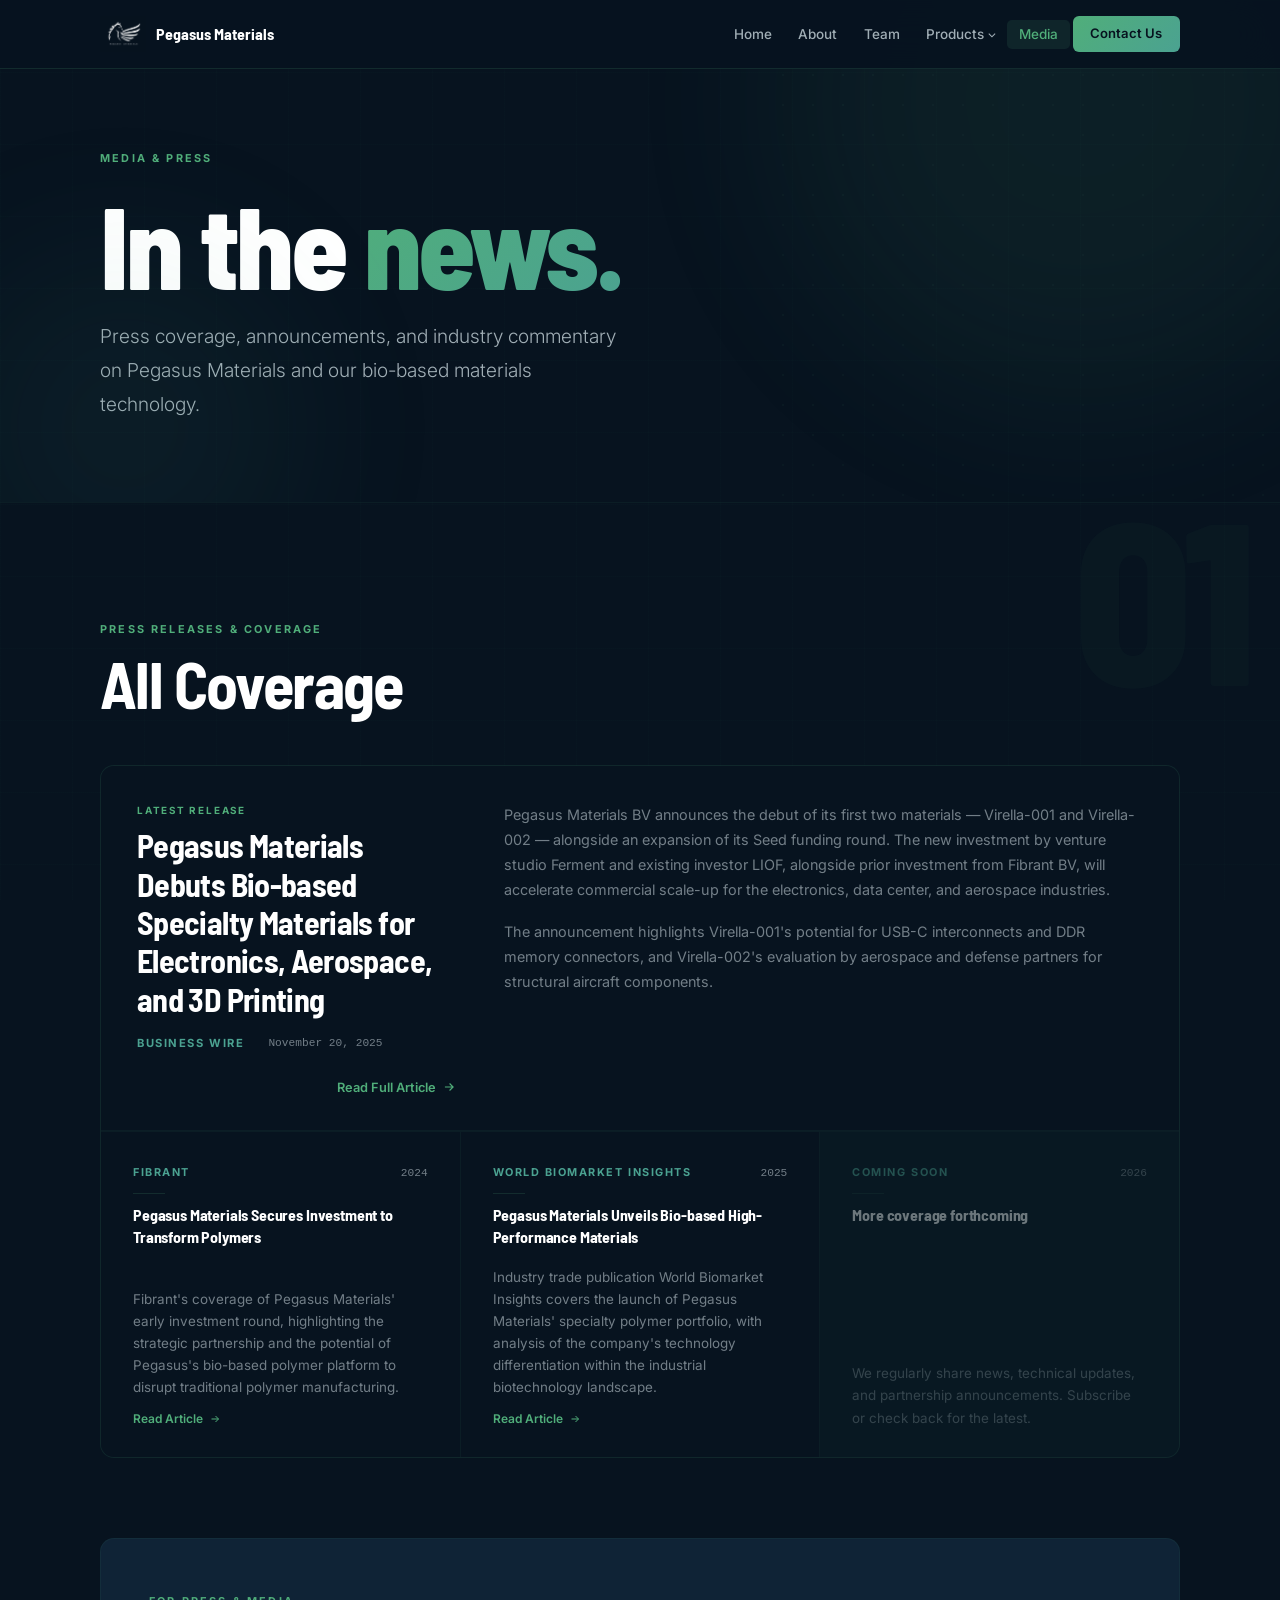
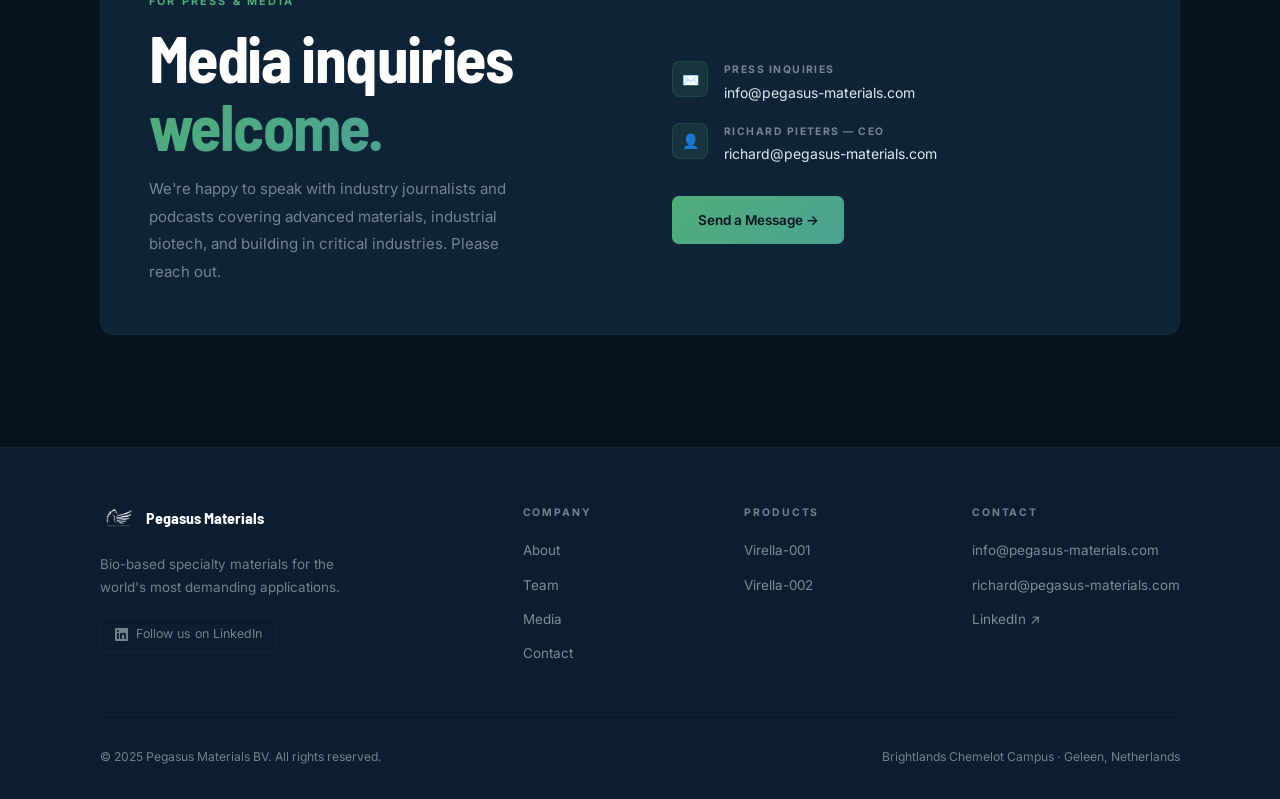
<file: media.html>
<!DOCTYPE html>
<html lang="en">
<head>
  <meta charset="UTF-8">
  <meta name="viewport" content="width=device-width, initial-scale=1.0">
  <title>Media — Pegasus Materials</title>
  <meta name="description" content="Press coverage and media articles about Pegasus Materials and its bio-based specialty polymer innovations.">
  <link rel="preconnect" href="https://fonts.googleapis.com">
  <link rel="preconnect" href="https://fonts.gstatic.com" crossorigin>
  <link href="https://fonts.googleapis.com/css2?family=Barlow+Semi+Condensed:wght@400;500;600;700;800&family=Inter:wght@300;400;500;600;700&display=swap" rel="stylesheet">
  <link rel="stylesheet" href="styles.css">
  <style>
    .media-full-grid {
      display: grid; grid-template-columns: repeat(3, 1fr);
      gap: 1px; background: var(--border-faint);
      border: 1px solid var(--border-faint); border-radius: 14px; overflow: hidden;
    }
    .media-feature-card {
      background: var(--navy); padding: 2.25rem 2.25rem 2rem;
      display: flex; flex-direction: column; gap: 0.75rem;
      text-decoration: none; transition: background 0.25s;
      grid-column: span 3;
      border-bottom: 1px solid var(--border-faint);
    }
    .media-feature-card:hover { background: var(--navy-card); }
    .media-feature-inner {
      display: grid; grid-template-columns: 1fr 2fr; gap: 3rem; align-items: start;
    }
    .mfc-label { font-size: 0.62rem; font-weight: 700; letter-spacing: 0.18em; text-transform: uppercase; color: var(--green); margin-bottom: 0.5rem; }
    .mfc-hl { font-family: var(--fd); font-size: clamp(1.3rem, 3vw, 2rem); font-weight: 700; color: var(--white); line-height: 1.2; letter-spacing: -0.02em; }
    .mfc-desc { font-size: 0.9rem; color: var(--muted); line-height: 1.75; }
    .mfc-meta { display: flex; align-items: center; gap: 1.5rem; margin-top: 1rem; flex-wrap: wrap; }
    .mfc-src { font-size: 0.7rem; font-weight: 700; letter-spacing: 0.14em; text-transform: uppercase; color: var(--teal); }
    .mfc-date { font-size: 0.7rem; color: var(--muted); font-family: 'Courier New', monospace; }
    .mfc-read { display: inline-flex; align-items: center; gap: 0.4rem; font-size: 0.8rem; color: var(--green); font-weight: 600; margin-left: auto; }
    .mfc-read svg { transition: transform 0.2s; }
    .media-feature-card:hover .mfc-read svg { transform: translateX(3px); }
    /* Press contact */
    .press-contact {
      background: var(--navy-card); border: 1px solid var(--border-faint);
      border-radius: 14px; padding: 3rem; margin-top: 5rem;
      display: grid; grid-template-columns: 1fr 1fr; gap: 4rem; align-items: center;
    }
    @media (max-width: 1024px) {
      .media-full-grid { grid-template-columns: 1fr; }
      .media-feature-card { grid-column: span 1; }
      .media-feature-inner { grid-template-columns: 1fr; gap: 1.5rem; }
      .press-contact { grid-template-columns: 1fr; gap: 2rem; }
    }
    @media (max-width: 768px) {
      .nav-links.mobile-open {
        display: flex !important; flex-direction: column;
        position: absolute; top: 100%; left: 0; right: 0;
        background: rgba(7,19,31,0.98); backdrop-filter: blur(20px);
        border-top: 1px solid var(--border); border-bottom: 1px solid var(--border);
        padding: 1rem 2.5rem 1.5rem; gap: 0.1rem; z-index: 999;
      }
      .nav-links.mobile-open > li > a { padding: 0.5rem 0; }
      .nav-links.mobile-open .drop-menu {
        position: static; opacity: 1 !important; visibility: visible !important;
        transform: none !important; background: transparent; border: none;
        padding: 0.25rem 0 0.5rem 1rem; box-shadow: none;
      }
    }
  </style>
</head>
<body>

<!-- ── Navigation ── -->
<nav id="nav" class="solid">
  <div class="nav-inner">
    <a href="index.html" class="nav-logo">
      <img src="assets/images/pegasus-logo.png" alt="Pegasus Materials">
      Pegasus Materials
    </a>
    <ul class="nav-links">
      <li><a href="index.html">Home</a></li>
      <li><a href="about.html">About</a></li>
      <li><a href="team.html">Team</a></li>
      <li class="nav-drop">
        <a href="#">Products</a>
        <div class="drop-menu">
          <a href="virella-001.html"><span class="drop-tag">PE-001</span><br>Virella-001 — Connector</a>
          <a href="virella-002.html"><span class="drop-tag">PE-002</span><br>Virella-002 — 3D Print</a>
        </div>
      </li>
      <li><a href="media.html" class="active">Media</a></li>
      <li><a href="index.html#contact" class="nav-cta btn">Contact Us</a></li>
    </ul>
    <button id="nav-toggle" aria-label="Toggle navigation" aria-expanded="false">
      <span></span><span></span><span></span>
    </button>
  </div>
</nav>

<!-- ── Page Hero ── -->
<section class="page-hero">
  <div class="page-hero-orb page-hero-orb-1"></div>
  <div class="page-hero-orb page-hero-orb-2"></div>
  <div class="page-hero-dots"></div>
  <div class="container">
    <div class="page-hero-eyebrow"><span class="t-label">Media &amp; Press</span></div>
    <h1 class="t-display">In the <span class="grad">news.</span></h1>
    <p class="t-lead" style="margin-top:1.25rem;max-width:520px">Press coverage, announcements, and industry commentary on Pegasus Materials and our bio-based materials technology.</p>
  </div>
</section>

<!-- ── Press Coverage ── -->
<section class="section" id="press">
  <div class="sec-num">01</div>
  <div class="container">
    <div class="rev" style="margin-bottom:3rem">
      <span class="t-label">Press Releases &amp; Coverage</span>
      <h2 class="t-h2" style="margin-top:0.6rem;color:var(--white)">All Coverage</h2>
    </div>

    <div class="media-full-grid">

      <!-- Featured Article 1 (Business Wire — most recent) -->
      <a href="https://www.businesswire.com/news/home/20251120957112/en/Pegasus-Materials-Debuts-Bio-based-Specialty-Materials-for-Electronics-Aerospace-and-3D-Printing"
         target="_blank" rel="noopener" class="media-feature-card rev">
        <div class="media-feature-inner">
          <div>
            <div class="mfc-label">Latest Release</div>
            <h2 class="mfc-hl">Pegasus Materials Debuts Bio-based Specialty Materials for Electronics, Aerospace, and 3D Printing</h2>
            <div class="mfc-meta">
              <span class="mfc-src">Business Wire</span>
              <span class="mfc-date">November 20, 2025</span>
              <span class="mfc-read">Read Full Article
                <svg width="14" height="14" fill="none" stroke="currentColor" stroke-width="2" viewBox="0 0 24 24"><path d="M5 12h14M13 6l6 6-6 6"/></svg>
              </span>
            </div>
          </div>
          <div>
            <p class="mfc-desc">Pegasus Materials BV announces the debut of its first two materials — Virella-001 and Virella-002 — alongside an expansion of its Seed funding round. The new investment by venture studio Ferment and existing investor LIOF, alongside prior investment from Fibrant BV, will accelerate commercial scale-up for the electronics, data center, and aerospace industries.</p>
            <p class="mfc-desc" style="margin-top:1rem">The announcement highlights Virella-001's potential for USB-C interconnects and DDR memory connectors, and Virella-002's evaluation by aerospace and defense partners for structural aircraft components.</p>
          </div>
        </div>
      </a>

      <!-- Article 2 -->
      <a href="https://www.fibrant52.com/en/about/news/2024/Pegasus-Materials-Secures-Investment-to-Transform-Polymers"
         target="_blank" rel="noopener" class="media-card rev d1">
        <div class="media-top">
          <span class="media-src">Fibrant</span>
          <span class="media-date">2024</span>
        </div>
        <div class="media-line"></div>
        <p class="media-hl">Pegasus Materials Secures Investment to Transform Polymers</p>
        <p style="font-size:0.84rem;color:var(--muted);line-height:1.65;margin-top:0.5rem">Fibrant's coverage of Pegasus Materials' early investment round, highlighting the strategic partnership and the potential of Pegasus's bio-based polymer platform to disrupt traditional polymer manufacturing.</p>
        <span class="media-read" style="margin-top:auto">Read Article
          <svg width="12" height="12" fill="none" stroke="currentColor" stroke-width="2" viewBox="0 0 24 24"><path d="M5 12h14M13 6l6 6-6 6"/></svg>
        </span>
      </a>

      <!-- Article 3 -->
      <a href="https://worldbiomarketinsights.com/pegasus-materials-unveils-bio-based-high-performance-materials/"
         target="_blank" rel="noopener" class="media-card rev d2">
        <div class="media-top">
          <span class="media-src">World Biomarket Insights</span>
          <span class="media-date">2025</span>
        </div>
        <div class="media-line"></div>
        <p class="media-hl">Pegasus Materials Unveils Bio-based High-Performance Materials</p>
        <p style="font-size:0.84rem;color:var(--muted);line-height:1.65;margin-top:0.5rem">Industry trade publication World Biomarket Insights covers the launch of Pegasus Materials' specialty polymer portfolio, with analysis of the company's technology differentiation within the industrial biotechnology landscape.</p>
        <span class="media-read" style="margin-top:auto">Read Article
          <svg width="12" height="12" fill="none" stroke="currentColor" stroke-width="2" viewBox="0 0 24 24"><path d="M5 12h14M13 6l6 6-6 6"/></svg>
        </span>
      </a>

      <!-- Placeholder / Coming Soon -->
      <div class="media-card rev d3" style="opacity:0.4;cursor:default">
        <div class="media-top">
          <span class="media-src">Coming Soon</span>
          <span class="media-date">2026</span>
        </div>
        <div class="media-line"></div>
        <p class="media-hl">More coverage forthcoming</p>
        <p style="font-size:0.84rem;color:var(--muted);line-height:1.65;margin-top:0.5rem">We regularly share news, technical updates, and partnership announcements. Subscribe or check back for the latest.</p>
      </div>

    </div>

    <!-- Press Contact -->
    <div class="press-contact rev">
      <div>
        <span class="t-label">For Press &amp; Media</span>
        <h2 class="t-h2" style="margin-top:0.75rem;color:var(--white)">Media inquiries <span class="grad">welcome.</span></h2>
        <p class="t-body" style="margin-top:1rem;max-width:360px">We're happy to speak with industry journalists and podcasts covering advanced materials, industrial biotech, and building in critical industries. Please reach out.</p>
      </div>
      <div>
        <div class="cinfo-list">
          <div class="cinfo">
            <div class="cinfo-icon">✉️</div>
            <div>
              <div class="cinfo-lbl">Press Inquiries</div>
              <div class="cinfo-val"><a href="mailto:info@pegasus-materials.com">info@pegasus-materials.com</a></div>
            </div>
          </div>
          <div class="cinfo">
            <div class="cinfo-icon">👤</div>
            <div>
              <div class="cinfo-lbl">Richard Pieters — CEO</div>
              <div class="cinfo-val"><a href="mailto:richard@pegasus-materials.com">richard@pegasus-materials.com</a></div>
            </div>
          </div>
        </div>
        <div style="margin-top:2rem">
          <a href="index.html#contact" class="btn btn-primary">Send a Message →</a>
        </div>
      </div>
    </div>
  </div>
</section>

<!-- ── Footer ── -->
<footer>
  <div class="container">
    <div class="footer-top">
      <div class="footer-brand">
        <a href="index.html" class="footer-logo">
          <img src="assets/images/pegasus-logo.png" alt="Pegasus Materials">
          Pegasus Materials
        </a>
        <p>Bio-based specialty materials for the world's most demanding applications.</p>
        <div class="footer-social">
          <a href="https://www.linkedin.com/company/pegasus-materials-b-v" target="_blank" rel="noopener" class="footer-social-link">
            <svg width="13" height="13" viewBox="0 0 24 24" fill="currentColor"><path d="M20.447 20.452h-3.554v-5.569c0-1.328-.027-3.037-1.852-3.037-1.853 0-2.136 1.445-2.136 2.939v5.667H9.351V9h3.414v1.561h.046c.477-.9 1.637-1.85 3.37-1.85 3.601 0 4.267 2.37 4.267 5.455v6.286zM5.337 7.433a2.062 2.062 0 01-2.063-2.065 2.064 2.064 0 112.063 2.065zm1.782 13.019H3.555V9h3.564v11.452zM22.225 0H1.771C.792 0 0 .774 0 1.729v20.542C0 23.227.792 24 1.771 24h20.451C23.2 24 24 23.227 24 22.271V1.729C24 .774 23.2 0 22.222 0h.003z"/></svg>
            Follow us on LinkedIn
          </a>
        </div>
      </div>
      <div class="footer-col">
        <h5>Company</h5>
        <ul>
          <li><a href="about.html">About</a></li>
          <li><a href="team.html">Team</a></li>
          <li><a href="media.html">Media</a></li>
          <li><a href="index.html#contact">Contact</a></li>
        </ul>
      </div>
      <div class="footer-col">
        <h5>Products</h5>
        <ul>
          <li><a href="virella-001.html">Virella-001</a></li>
          <li><a href="virella-002.html">Virella-002</a></li>
        </ul>
      </div>
      <div class="footer-col">
        <h5>Contact</h5>
        <ul>
          <li><a href="mailto:info@pegasus-materials.com">info@pegasus-materials.com</a></li>
          <li><a href="mailto:richard@pegasus-materials.com">richard@pegasus-materials.com</a></li>
          <li><a href="https://www.linkedin.com/company/pegasus-materials-b-v" target="_blank" rel="noopener">LinkedIn ↗</a></li>
        </ul>
      </div>
    </div>
    <div class="footer-bottom">
      <span class="footer-copy">© 2025 Pegasus Materials BV. All rights reserved.</span>
      <span class="footer-geo">Brightlands Chemelot Campus · Geleen, Netherlands</span>
    </div>
  </div>
</footer>

<script src="scripts.js"></script>
</body>
</html>
</file>
<file: styles.css>
/* ═══════════════════════════════════════════════
   TOKENS
═══════════════════════════════════════════════ */
:root {
  --navy:       #07131f;
  --navy-mid:   #0b1d2e;
  --navy-card:  #0f2336;
  --navy-lift:  #132840;
  --green:      #50AE7A;
  --green-dim:  rgba(80,174,122,0.12);
  --teal:       #4BA291;
  --white:      #FFFFFF;
  --soft:       #ddeaf0;
  --muted:      rgba(221,234,240,0.5);
  --muted-hi:   rgba(221,234,240,0.72);
  --border:     rgba(80,174,122,0.16);
  --border-faint: rgba(80,174,122,0.07);
  --fd: 'Barlow Semi Condensed', sans-serif;
  --fb: 'Inter', sans-serif;
}

/* ═══════════════════════════════════════════════
   RESET
═══════════════════════════════════════════════ */
*, *::before, *::after { box-sizing: border-box; margin: 0; padding: 0; }
html { scroll-behavior: smooth; }
body {
  background: var(--navy);
  color: var(--soft);
  font-family: var(--fb);
  font-size: 15.5px;
  line-height: 1.65;
  overflow-x: hidden;
}
a { color: inherit; text-decoration: none; }
img { display: block; max-width: 100%; }

body::before {
  content: '';
  position: fixed; inset: 0; pointer-events: none; z-index: 0;
  background-image:
    linear-gradient(rgba(80,174,122,0.02) 1px, transparent 1px),
    linear-gradient(90deg, rgba(80,174,122,0.02) 1px, transparent 1px);
  background-size: 72px 72px;
}

/* ═══════════════════════════════════════════════
   TYPOGRAPHY UTILITIES
═══════════════════════════════════════════════ */
.t-display {
  font-family: var(--fd);
  font-size: clamp(3.5rem, 9vw, 7.5rem);
  font-weight: 800; line-height: 0.95; letter-spacing: -0.03em;
}
.t-h2 {
  font-family: var(--fd);
  font-size: clamp(2.25rem, 5vw, 4rem);
  font-weight: 700; line-height: 1.05; letter-spacing: -0.025em;
}
.t-h3 {
  font-family: var(--fd);
  font-size: clamp(1.35rem, 2.5vw, 1.9rem);
  font-weight: 600; letter-spacing: -0.02em;
}
.t-lead {
  font-size: clamp(1.05rem, 2vw, 1.2rem);
  font-weight: 300; line-height: 1.78; color: var(--muted-hi);
}
.t-body { font-size: 0.94rem; line-height: 1.85; color: var(--muted); }
.t-label {
  font-size: 0.68rem; font-weight: 700;
  letter-spacing: 0.2em; text-transform: uppercase; color: var(--green);
}
.accent  { color: var(--green); }
.teal    { color: var(--teal); }
.white   { color: var(--white); }
.muted   { color: var(--muted); }
.grad {
  background: linear-gradient(135deg, var(--green) 0%, var(--teal) 100%);
  -webkit-background-clip: text; -webkit-text-fill-color: transparent;
  background-clip: text;
}

/* ═══════════════════════════════════════════════
   LAYOUT
═══════════════════════════════════════════════ */
.container { max-width: 1160px; margin: 0 auto; padding: 0 2.5rem; }
.section { padding: 7rem 0; position: relative; z-index: 1; }
.section-mid { background: var(--navy-mid); }

.sec-num {
  position: absolute; top: -0.1em; right: 2rem;
  font-family: var(--fd); font-size: clamp(7rem, 18vw, 16rem);
  font-weight: 800; color: rgba(80,174,122,0.035);
  line-height: 1; pointer-events: none; user-select: none;
  letter-spacing: -0.04em; z-index: 0;
}
.side-label {
  position: absolute; left: 2.5rem; top: 50%;
  transform: translateY(-50%) rotate(-90deg);
  transform-origin: center center;
  font-size: 0.62rem; font-weight: 700; letter-spacing: 0.25em;
  text-transform: uppercase; color: rgba(80,174,122,0.3);
  white-space: nowrap; pointer-events: none;
}

/* ═══════════════════════════════════════════════
   BUTTONS
═══════════════════════════════════════════════ */
.btn {
  display: inline-flex; align-items: center; gap: 0.55rem;
  font-family: var(--fb); font-size: 0.845rem; font-weight: 600;
  padding: 0.8rem 1.6rem; border-radius: 7px;
  border: none; cursor: pointer;
  transition: transform 0.2s, box-shadow 0.2s, opacity 0.2s;
  white-space: nowrap; text-decoration: none;
}
.btn-primary {
  background: linear-gradient(135deg, var(--green) 0%, var(--teal) 100%);
  color: var(--navy);
}
.btn-primary:hover { transform: translateY(-2px); box-shadow: 0 10px 32px rgba(80,174,122,0.32); }
.btn-outline {
  background: transparent; color: var(--soft);
  border: 1px solid rgba(221,234,240,0.22);
}
.btn-outline:hover { border-color: rgba(221,234,240,0.45); background: rgba(221,234,240,0.04); }
.btn-ghost {
  background: var(--green-dim); color: var(--green);
  border: 1px solid var(--border);
}
.btn-ghost:hover { background: rgba(80,174,122,0.22); }
.actions { display: flex; gap: 0.8rem; flex-wrap: wrap; align-items: center; }

/* ═══════════════════════════════════════════════
   NAVIGATION
═══════════════════════════════════════════════ */
#nav {
  position: fixed; top: 0; width: 100%; z-index: 900;
  padding: 1rem 0;
  transition: all 0.35s ease;
  border-bottom: 1px solid transparent;
}
#nav.scrolled {
  background: rgba(7,19,31,0.97);
  backdrop-filter: blur(24px);
  border-color: var(--border);
}
#nav.solid {
  background: rgba(7,19,31,0.97);
  backdrop-filter: blur(24px);
  border-color: var(--border);
}
.nav-inner {
  max-width: 1160px; margin: 0 auto; padding: 0 2.5rem;
  display: flex; align-items: center; justify-content: space-between;
}
.nav-logo {
  display: flex; align-items: center; gap: 0.65rem;
  font-family: var(--fd); font-size: 1rem; font-weight: 700; color: var(--white);
}
.nav-logo img { height: 36px; width: auto; mix-blend-mode: screen; }
.footer-logo img { height: 30px; width: auto; mix-blend-mode: screen; }

.nav-links { display: flex; align-items: center; gap: 0.15rem; list-style: none; }
.nav-links > li > a {
  color: var(--muted-hi); font-size: 0.845rem; font-weight: 500;
  padding: 0.4rem 0.75rem; border-radius: 5px;
  transition: color 0.15s, background 0.15s;
}
.nav-links > li > a:hover,
.nav-links > li > a.active { color: var(--green); background: var(--green-dim); }

.nav-drop { position: relative; }
.nav-drop > a { display: flex; align-items: center; gap: 0.28rem; }
.nav-drop > a::after {
  content: ''; width: 4.5px; height: 4.5px;
  border-right: 1.5px solid currentColor; border-bottom: 1.5px solid currentColor;
  transform: rotate(45deg) translateY(-1px); transition: transform 0.2s;
}
.nav-drop:hover > a::after { transform: rotate(-135deg) translateY(-1px); }
.drop-menu {
  position: absolute; top: calc(100% + 0.6rem); left: 0; min-width: 215px;
  background: var(--navy-card); border: 1px solid var(--border);
  border-radius: 10px; padding: 0.45rem;
  opacity: 0; visibility: hidden; transform: translateY(-6px);
  transition: all 0.2s ease; backdrop-filter: blur(20px);
}
.nav-drop:hover .drop-menu { opacity: 1; visibility: visible; transform: translateY(0); }
.drop-menu a {
  display: block; padding: 0.6rem 0.85rem; border-radius: 6px;
  font-size: 0.835rem; color: var(--soft); transition: all 0.15s;
  line-height: 1.4;
}
.drop-menu a:hover { background: var(--green-dim); color: var(--green); }
.drop-tag { font-size: 0.65rem; color: var(--teal); font-weight: 700; letter-spacing: 0.09em; text-transform: uppercase; }
.nav-cta {
  font-family: var(--fb) !important; font-size: 0.82rem !important;
  font-weight: 600 !important;
  background: linear-gradient(135deg, var(--green), var(--teal)) !important;
  color: var(--navy) !important; padding: 0.45rem 1.1rem !important;
  border-radius: 6px !important;
}
#nav-toggle {
  display: none; flex-direction: column; gap: 5px;
  background: none; border: none; cursor: pointer; padding: 0.4rem;
}
#nav-toggle span { display: block; width: 22px; height: 2px; background: var(--soft); border-radius: 2px; transition: all 0.3s; }

/* ═══════════════════════════════════════════════
   PAGE HERO (inner pages)
═══════════════════════════════════════════════ */
.page-hero {
  padding: 9rem 0 5rem;
  position: relative; z-index: 1; overflow: hidden;
  border-bottom: 1px solid var(--border-faint);
}
.page-hero-orb {
  position: absolute; border-radius: 50%;
  filter: blur(90px); opacity: 0.08; pointer-events: none;
}
.page-hero-orb-1 { width: 600px; height: 600px; background: var(--green); top: -200px; right: -100px; }
.page-hero-orb-2 { width: 350px; height: 350px; background: var(--teal); bottom: -100px; left: -50px; }
.page-hero-dots {
  position: absolute; right: 0; top: 0; width: 40%; height: 100%;
  opacity: 0.04;
  background-image: radial-gradient(circle, var(--green) 1.5px, transparent 1.5px);
  background-size: 30px 30px; pointer-events: none;
}
.page-hero-eyebrow { margin-bottom: 1.25rem; }
.page-hero h1 { color: var(--white); margin-bottom: 1rem; }
.page-hero p { max-width: 560px; }

/* ═══════════════════════════════════════════════
   BREAK PANELS
═══════════════════════════════════════════════ */
.break-panel {
  background: #050e18;
  border-top: 1px solid var(--border-faint);
  border-bottom: 1px solid var(--border-faint);
  padding: 5rem 0; position: relative; z-index: 1; overflow: hidden;
}
.break-panel::before {
  content: ''; position: absolute; left: 50%; top: 50%; transform: translate(-50%,-50%);
  width: 600px; height: 1px;
  background: linear-gradient(90deg, transparent, rgba(80,174,122,0.15), transparent);
}
.break-inner { display: flex; align-items: center; gap: 3rem; flex-wrap: wrap; }
.break-kicker {
  font-size: 0.62rem; font-weight: 700; letter-spacing: 0.22em;
  text-transform: uppercase; color: var(--green);
  writing-mode: vertical-rl; text-orientation: mixed;
  transform: rotate(180deg); white-space: nowrap; flex-shrink: 0; opacity: 0.7;
}
.break-quote {
  font-family: var(--fd);
  font-size: clamp(1.7rem, 4.5vw, 3.25rem);
  font-weight: 700; line-height: 1.12; letter-spacing: -0.025em;
  color: var(--white); flex: 1; min-width: 280px;
}
.break-quote em {
  font-style: normal;
  background: linear-gradient(135deg, var(--green), var(--teal));
  -webkit-background-clip: text; -webkit-text-fill-color: transparent;
  background-clip: text;
}
.break-meta { display: flex; flex-direction: column; gap: 1.5rem; flex-shrink: 0; }
.break-stat-val {
  font-family: var(--fd); font-size: 3rem; font-weight: 800;
  background: linear-gradient(135deg, var(--green), var(--teal));
  -webkit-background-clip: text; -webkit-text-fill-color: transparent;
  background-clip: text; line-height: 1;
}
.break-stat-lbl { font-size: 0.72rem; color: var(--muted); letter-spacing: 0.05em; margin-top: 0.2rem; }

/* ═══════════════════════════════════════════════
   PARTNERS STRIP
═══════════════════════════════════════════════ */
.partners-section {
  padding: 3.5rem 0; border-top: 1px solid var(--border-faint);
  position: relative; z-index: 1;
}
.partners-inner { display: flex; align-items: center; gap: 2rem; flex-wrap: wrap; }
.partners-label {
  font-size: 0.65rem; font-weight: 700; letter-spacing: 0.2em;
  text-transform: uppercase; color: var(--muted); white-space: nowrap;
  padding-right: 2rem; border-right: 1px solid var(--border-faint);
}
.partners-row { display: flex; align-items: center; gap: 1.5rem; flex-wrap: wrap; flex: 1; }
.partner-logo-wrap {
  background: #fff;
  border-radius: 8px; padding: 0.9rem 1.75rem;
  display: flex; align-items: center; justify-content: center;
  height: 80px; transition: opacity 0.2s, transform 0.2s;
  opacity: 0.82;
}
.partner-logo-wrap:hover { opacity: 1; transform: translateY(-1px); }
.partner-logo-wrap img { height: 52px; width: auto; max-width: 160px; object-fit: contain; }
.partner-logo-text {
  background: var(--navy-card); border: 1px solid var(--border-faint);
  border-radius: 8px; padding: 0.55rem 1.25rem; height: 48px;
  display: flex; align-items: center; justify-content: center;
  font-family: var(--fd); font-weight: 700; font-size: 0.88rem;
  color: var(--soft); opacity: 0.55; transition: opacity 0.2s;
}
.partner-logo-text:hover { opacity: 0.9; }

/* ═══════════════════════════════════════════════
   ABOUT
═══════════════════════════════════════════════ */
.about-top {
  display: grid; grid-template-columns: 1fr 2fr;
  gap: 4rem; margin-bottom: 5rem; align-items: start;
}
.about-num {
  font-family: var(--fd); font-size: 7rem; font-weight: 800;
  line-height: 1; color: rgba(80,174,122,0.06); letter-spacing: -0.04em;
  margin-top: -1rem;
}
.about-lead {
  font-family: var(--fd);
  font-size: clamp(1.4rem, 3vw, 2.1rem);
  font-weight: 600; line-height: 1.3; letter-spacing: -0.02em;
  color: var(--white); margin-bottom: 2rem;
}
.about-lead em { font-style: normal; color: var(--green); }
.about-body-grid { display: grid; grid-template-columns: 1fr 1fr; gap: 1.5rem 3rem; }
.about-body p { font-size: 0.92rem; line-height: 1.85; color: var(--muted); }
.pillars-row {
  display: grid; grid-template-columns: repeat(4,1fr); gap: 1px;
  background: var(--border-faint);
  border: 1px solid var(--border-faint); border-radius: 14px; overflow: hidden;
}
.pillar {
  background: var(--navy-mid); padding: 2rem 1.75rem;
  transition: background 0.25s;
}
.pillar:hover { background: var(--navy-card); }
.pillar-num { font-family: var(--fd); font-size: 0.68rem; font-weight: 700; color: var(--green); letter-spacing: 0.1em; margin-bottom: 1.25rem; opacity: 0.7; }
.pillar-icon { font-size: 1.5rem; margin-bottom: 0.9rem; }
.pillar h4 { font-family: var(--fd); font-size: 1rem; font-weight: 700; color: var(--white); margin-bottom: 0.6rem; letter-spacing: -0.01em; }
.pillar p { font-size: 0.84rem; color: var(--muted); line-height: 1.65; }

/* ═══════════════════════════════════════════════
   PROCESS
═══════════════════════════════════════════════ */
.process-section { padding: 5.5rem 0; background: var(--navy-mid); position: relative; z-index: 1; }
.process-header { display: flex; align-items: flex-end; justify-content: space-between; gap: 2rem; margin-bottom: 4rem; }
.process-header p { max-width: 380px; font-size: 0.9rem; color: var(--muted); text-align: right; }
.process-steps { display: grid; grid-template-columns: repeat(5,1fr); gap: 0; position: relative; }
.process-steps::before {
  content: ''; position: absolute; top: 22px; left: 5%; right: 5%; height: 1px;
  background: linear-gradient(90deg, var(--green), var(--teal)); opacity: 0.2;
}
.pstep { padding: 0 1rem; text-align: center; }
.pstep-dot {
  width: 45px; height: 45px; border-radius: 50%;
  background: var(--navy); border: 1.5px solid rgba(80,174,122,0.5);
  display: flex; align-items: center; justify-content: center;
  margin: 0 auto 1.25rem; position: relative; z-index: 1;
}
.pstep-dot span { font-family: var(--fd); font-size: 0.78rem; font-weight: 700; color: var(--green); }
.pstep-title { font-family: var(--fd); font-size: 0.9rem; font-weight: 700; color: var(--white); margin-bottom: 0.3rem; }
.pstep-dur { font-size: 0.7rem; color: var(--teal); font-weight: 600; letter-spacing: 0.05em; }
.pstep-desc { font-size: 0.79rem; color: var(--muted); margin-top: 0.6rem; line-height: 1.55; }

/* ═══════════════════════════════════════════════
   TEAM
═══════════════════════════════════════════════ */
.team-header { display: grid; grid-template-columns: 1fr 2fr; gap: 4rem; margin-bottom: 3.5rem; align-items: end; }
.team-grid { display: grid; grid-template-columns: repeat(4,1fr); gap: 1px; background: var(--border-faint); border-radius: 14px; overflow: hidden; border: 1px solid var(--border-faint); }
.team-card { background: var(--navy-mid); overflow: hidden; cursor: pointer; transition: background 0.3s; }
.team-card:not(.ghost):hover { background: var(--navy-card); }
.team-card.ghost { cursor: default; opacity: 0.3; }
.tc-photo { width: 100%; aspect-ratio: 3/4; object-fit: cover; object-position: center top; display: block; }
.tc-placeholder { width: 100%; aspect-ratio: 3/4; background: var(--navy-lift); display: flex; align-items: center; justify-content: center; }
.tc-placeholder svg { width: 44px; height: 44px; opacity: 0.15; }
.tc-info { padding: 1.35rem 1.5rem 1.5rem; border-top: 1px solid var(--border-faint); }
.tc-index { font-size: 0.62rem; font-weight: 700; letter-spacing: 0.15em; color: var(--green); margin-bottom: 0.5rem; opacity: 0.7; }
.tc-name { font-family: var(--fd); font-size: 1.05rem; font-weight: 700; color: var(--white); line-height: 1.2; margin-bottom: 0.25rem; }
.tc-role { font-size: 0.75rem; font-weight: 600; color: var(--teal); text-transform: uppercase; letter-spacing: 0.07em; }
.tc-cta { display: inline-flex; align-items: center; gap: 0.35rem; font-size: 0.73rem; color: var(--green); font-weight: 600; margin-top: 0.85rem; opacity: 0; transition: opacity 0.2s; }
.team-card:hover .tc-cta { opacity: 1; }

/* Modal */
#modal { display: none; position: fixed; inset: 0; z-index: 1000; background: rgba(5,14,24,0.88); backdrop-filter: blur(14px); align-items: center; justify-content: center; padding: 2rem; }
#modal.open { display: flex; }
.modal-box { background: var(--navy-card); border: 1px solid var(--border); border-radius: 16px; max-width: 640px; width: 100%; overflow: hidden; position: relative; animation: pop 0.28s cubic-bezier(0.34,1.56,0.64,1); }
@keyframes pop { from { opacity:0; transform: scale(0.93) translateY(14px); } to { opacity:1; transform: scale(1) translateY(0); } }
.modal-head { display: flex; gap: 1.5rem; padding: 2rem; align-items: flex-start; background: var(--navy-lift); border-bottom: 1px solid var(--border-faint); }
.modal-img { width: 88px; height: 88px; border-radius: 10px; object-fit: cover; object-position: center top; flex-shrink: 0; }
.modal-img-ph { width: 88px; height: 88px; border-radius: 10px; flex-shrink: 0; background: var(--navy-mid); display: flex; align-items: center; justify-content: center; }
.m-name { font-family: var(--fd); font-size: 1.45rem; font-weight: 700; color: var(--white); margin-bottom: 0.2rem; letter-spacing: -0.02em; }
.m-role { font-size: 0.72rem; font-weight: 700; color: var(--teal); text-transform: uppercase; letter-spacing: 0.12em; margin-bottom: 0.85rem; }
.m-contact { display: flex; flex-direction: column; gap: 0.2rem; }
.m-contact a { font-size: 0.8rem; color: var(--muted); transition: color 0.18s; }
.m-contact a:hover { color: var(--green); }
.modal-body { padding: 1.75rem 2rem 2rem; }
.modal-bio p { font-size: 0.91rem; color: var(--muted); line-height: 1.85; margin-bottom: 0.95rem; }
.modal-bio p:last-child { margin-bottom: 0; }
.modal-close { position: absolute; top: 1.1rem; right: 1.1rem; width: 28px; height: 28px; border-radius: 50%; background: rgba(221,234,240,0.08); border: none; color: var(--soft); font-size: 0.85rem; display: flex; align-items: center; justify-content: center; cursor: pointer; transition: background 0.18s; }
.modal-close:hover { background: rgba(221,234,240,0.16); }

/* ═══════════════════════════════════════════════
   PRODUCT PAGES
═══════════════════════════════════════════════ */
.product-watermark { position: absolute; bottom: -0.15em; left: -0.05em; font-family: var(--fd); font-weight: 800; font-size: clamp(8rem, 22vw, 18rem); line-height: 1; color: rgba(80,174,122,0.03); letter-spacing: -0.04em; pointer-events: none; user-select: none; }
.product-kicker { display: inline-flex; align-items: center; gap: 0.6rem; font-size: 0.65rem; font-weight: 700; letter-spacing: 0.2em; text-transform: uppercase; color: var(--teal); margin-bottom: 1.1rem; }
.product-kicker::before { content: ''; width: 24px; height: 1px; background: var(--teal); flex-shrink: 0; }
.product-title-wrap { display: flex; align-items: baseline; gap: 0.4em; flex-wrap: wrap; margin-bottom: 1.5rem; }
.product-eyename { font-family: var(--fd); font-size: clamp(0.9rem, 2vw, 1.1rem); font-weight: 500; color: var(--muted-hi); letter-spacing: 0.05em; text-transform: uppercase; }
.product-name { font-family: var(--fd); font-size: clamp(3rem, 8vw, 6.5rem); font-weight: 800; line-height: 0.9; letter-spacing: -0.03em; color: var(--white); }
.product-name .num { color: var(--green); }
.product-intro { margin-bottom: 4.5rem; }
.product-market { display: inline-flex; align-items: baseline; gap: 0.5rem; margin: 1.25rem 0; }
.product-market-val { font-family: var(--fd); font-size: 1.75rem; font-weight: 800; color: var(--white); letter-spacing: -0.02em; }
.product-market-lbl { font-size: 0.78rem; color: var(--muted); letter-spacing: 0.04em; }
.product-market-sep { width: 1px; height: 1.5rem; background: var(--border); align-self: center; margin: 0 0.25rem; }
.product-grid { display: grid; grid-template-columns: 1fr 1fr; gap: 5rem; align-items: start; }
.props { display: flex; flex-direction: column; gap: 0; margin: 1.75rem 0; }
.prop { display: flex; align-items: flex-start; gap: 0.9rem; padding: 0.85rem 0; border-bottom: 1px solid var(--border-faint); }
.prop:last-child { border-bottom: none; }
.prop-num { font-size: 0.62rem; font-weight: 700; color: var(--green); font-family: var(--fd); opacity: 0.6; flex-shrink: 0; min-width: 1.5rem; padding-top: 0.2rem; }
.prop-text { font-size: 0.9rem; color: var(--soft); line-height: 1.5; }
.prop-text strong { color: var(--white); }
.tags { display: flex; flex-wrap: wrap; gap: 0.4rem; margin-top: 1.25rem; }
.tag { background: rgba(80,174,122,0.07); border: 1px solid rgba(80,174,122,0.15); border-radius: 5px; padding: 0.26rem 0.65rem; font-size: 0.76rem; color: var(--muted-hi); }

/* Chart */
.chart-box { background: var(--navy-lift); border: 1px solid var(--border-faint); border-radius: 12px; padding: 1.75rem; }
.chart-label { font-family: var(--fd); font-size: 0.68rem; font-weight: 700; color: var(--muted); text-align: center; text-transform: uppercase; letter-spacing: 0.14em; margin-bottom: 1.5rem; display: flex; align-items: center; gap: 0.75rem; justify-content: center; }
.chart-label::before, .chart-label::after { content: ''; flex: 1; height: 1px; background: var(--border-faint); }
.chart-canvas { position: relative; height: 295px; }
.chart-note { font-size: 0.7rem; color: var(--muted); text-align: center; margin-top: 0.85rem; opacity: 0.7; }
.specs-box { background: var(--navy-lift); border: 1px solid var(--border-faint); border-radius: 12px; overflow: hidden; margin-top: 1.25rem; }
.specs-head { padding: 1rem 1.5rem; border-bottom: 1px solid var(--border-faint); font-family: var(--fd); font-size: 0.68rem; font-weight: 700; color: var(--muted); text-transform: uppercase; letter-spacing: 0.14em; }
.specs-table { width: 100%; border-collapse: collapse; }
.specs-table th { text-align: left; font-size: 0.68rem; font-weight: 700; letter-spacing: 0.1em; text-transform: uppercase; color: var(--muted); padding: 0.7rem 1.2rem; border-bottom: 1px solid var(--border-faint); }
.specs-table td { padding: 0.65rem 1.2rem; font-size: 0.845rem; color: var(--soft); border-bottom: 1px solid var(--border-faint); }
.specs-table tr:last-child td { border-bottom: none; }
.specs-table .hi { color: var(--green); font-weight: 700; }
.specs-table tbody tr:hover td { background: rgba(80,174,122,0.04); }

/* ═══════════════════════════════════════════════
   PRODUCT TEASERS (home page cards)
═══════════════════════════════════════════════ */
.product-teaser-grid { display: grid; grid-template-columns: 1fr 1fr; gap: 1px; background: var(--border-faint); border-radius: 14px; overflow: hidden; border: 1px solid var(--border-faint); }
.product-teaser-card { background: var(--navy-mid); padding: 2.5rem; transition: background 0.25s; display: flex; flex-direction: column; gap: 1.25rem; text-decoration: none; }
.product-teaser-card:hover { background: var(--navy-card); }
.ptc-badge { display: inline-flex; align-items: center; gap: 0.5rem; font-size: 0.65rem; font-weight: 700; letter-spacing: 0.16em; text-transform: uppercase; color: var(--teal); }
.ptc-badge::before { content: ''; width: 18px; height: 1px; background: var(--teal); }
.ptc-name { font-family: var(--fd); font-size: clamp(2rem, 5vw, 3.25rem); font-weight: 800; line-height: 0.95; letter-spacing: -0.025em; color: var(--white); }
.ptc-name .num { color: var(--green); }
.ptc-desc { font-size: 0.9rem; color: var(--muted); line-height: 1.7; max-width: 400px; }
.ptc-market { display: flex; align-items: center; gap: 1rem; margin-top: auto; padding-top: 1.5rem; border-top: 1px solid var(--border-faint); }
.ptc-market-val { font-family: var(--fd); font-size: 1.4rem; font-weight: 800; color: var(--white); }
.ptc-market-lbl { font-size: 0.73rem; color: var(--muted); }
.ptc-arrow { margin-left: auto; width: 36px; height: 36px; border-radius: 50%; background: var(--green-dim); border: 1px solid var(--border); display: flex; align-items: center; justify-content: center; color: var(--green); transition: background 0.2s, transform 0.2s; }
.product-teaser-card:hover .ptc-arrow { background: var(--green); color: var(--navy); transform: translateX(2px); }

/* ═══════════════════════════════════════════════
   MEDIA
═══════════════════════════════════════════════ */
.media-header { display: grid; grid-template-columns: 1fr 2fr; gap: 4rem; margin-bottom: 3.5rem; align-items: end; }
.media-grid { display: grid; grid-template-columns: repeat(3,1fr); gap: 1px; background: var(--border-faint); border-radius: 14px; overflow: hidden; border: 1px solid var(--border-faint); }
.media-card { background: var(--navy); padding: 2rem 2rem 1.75rem; display: flex; flex-direction: column; gap: 0.65rem; text-decoration: none; transition: background 0.25s; }
.media-card:hover { background: var(--navy-card); }
.media-top { display: flex; align-items: flex-start; justify-content: space-between; gap: 1rem; }
.media-src { font-size: 0.68rem; font-weight: 700; letter-spacing: 0.14em; text-transform: uppercase; color: var(--teal); }
.media-date { font-size: 0.7rem; color: var(--muted); font-family: 'Courier New', monospace; }
.media-line { width: 32px; height: 1px; background: var(--border); }
.media-hl { font-family: var(--fd); font-size: 1rem; font-weight: 700; color: var(--white); line-height: 1.35; flex: 1; letter-spacing: -0.01em; }
.media-read { display: inline-flex; align-items: center; gap: 0.4rem; font-size: 0.75rem; color: var(--green); font-weight: 600; margin-top: 0.5rem; }
.media-read svg { transition: transform 0.2s; }
.media-card:hover .media-read svg { transform: translateX(3px); }
.media-see-all { text-align: center; margin-top: 2rem; }

/* ═══════════════════════════════════════════════
   CONTACT
═══════════════════════════════════════════════ */
.contact-giant { font-family: var(--fd); font-size: clamp(3rem, 9vw, 7rem); font-weight: 800; line-height: 0.95; letter-spacing: -0.035em; color: var(--white); margin-bottom: 0.2em; }
.contact-giant em { font-style: normal; background: linear-gradient(135deg, var(--green), var(--teal)); -webkit-background-clip: text; -webkit-text-fill-color: transparent; background-clip: text; }
.contact-grid { display: grid; grid-template-columns: 1fr 1.45fr; gap: 5rem; align-items: start; margin-top: 4rem; }
.cinfo-list { display: flex; flex-direction: column; gap: 1.25rem; margin-top: 2rem; }
.cinfo { display: flex; gap: 1rem; align-items: flex-start; }
.cinfo-icon { width: 36px; height: 36px; border-radius: 8px; flex-shrink: 0; background: var(--green-dim); border: 1px solid var(--border); display: flex; align-items: center; justify-content: center; font-size: 0.875rem; }
.cinfo-lbl { font-size: 0.65rem; font-weight: 700; letter-spacing: 0.14em; text-transform: uppercase; color: var(--muted); margin-bottom: 0.2rem; }
.cinfo-val { font-size: 0.875rem; color: var(--soft); line-height: 1.5; }
.cinfo-val a { color: var(--soft); transition: color 0.18s; }
.cinfo-val a:hover { color: var(--green); }
.form-wrap { background: var(--navy-card); border: 1px solid var(--border); border-radius: 14px; padding: 2.5rem; }
.form-wrap h3 { font-family: var(--fd); font-size: 1.15rem; font-weight: 700; color: var(--white); margin-bottom: 0.4rem; }
.form-sub { font-size: 0.83rem; color: var(--muted); margin-bottom: 2rem; }
.form-row { display: grid; grid-template-columns: 1fr 1fr; gap: 0.9rem; }
.fgroup { margin-bottom: 1rem; }
.fgroup label { display: block; font-size: 0.65rem; font-weight: 700; letter-spacing: 0.14em; text-transform: uppercase; color: var(--muted); margin-bottom: 0.45rem; }
.fgroup input, .fgroup textarea, .fgroup select { width: 100%; background: var(--navy-mid); border: 1px solid var(--border-faint); border-radius: 7px; padding: 0.7rem 0.9rem; color: var(--soft); font-family: var(--fb); font-size: 0.875rem; transition: border-color 0.2s; outline: none; -webkit-appearance: none; }
.fgroup input:focus, .fgroup textarea:focus, .fgroup select:focus { border-color: var(--green); }
.fgroup input::placeholder, .fgroup textarea::placeholder { color: rgba(221,234,240,0.2); }
.fgroup textarea { min-height: 105px; resize: vertical; }
.fgroup select option { background: var(--navy-card); }
.form-submit { width: 100%; margin-top: 0.5rem; justify-content: center; font-size: 0.875rem; padding: 0.9rem 1.6rem; }
#form-success { display: none; text-align: center; padding: 3rem 1rem; }
#form-success .check { font-size: 2rem; margin-bottom: 0.75rem; color: var(--green); }
#form-success h4 { font-family: var(--fd); color: var(--white); font-size: 1.15rem; margin-bottom: 0.5rem; }
#form-success p { color: var(--muted); font-size: 0.875rem; }

/* ═══════════════════════════════════════════════
   FOOTER
═══════════════════════════════════════════════ */
footer { background: var(--navy-mid); border-top: 1px solid var(--border-faint); padding: 3.5rem 0 2rem; position: relative; z-index: 1; }
.footer-top { display: flex; justify-content: space-between; align-items: flex-start; gap: 3rem; margin-bottom: 3rem; flex-wrap: wrap; }
.footer-brand p { color: var(--muted); font-size: 0.84rem; max-width: 270px; margin-top: 0.85rem; line-height: 1.7; }
.footer-social { margin-top: 1.1rem; }
.footer-social-link {
  display: inline-flex; align-items: center; gap: 0.5rem;
  font-size: 0.78rem; color: var(--muted); text-decoration: none;
  padding: 0.4rem 0.85rem; border: 1px solid var(--border-faint);
  border-radius: 6px; transition: color 0.2s, border-color 0.2s;
}
.footer-social-link:hover { color: var(--green); border-color: var(--green); opacity: 1; }
.footer-logo { display: inline-flex; align-items: center; gap: 0.65rem; font-family: var(--fd); font-weight: 700; color: var(--white); font-size: 1rem; }
.footer-logo img { height: 28px; }
.footer-col h5 { font-size: 0.65rem; font-weight: 700; letter-spacing: 0.18em; text-transform: uppercase; color: var(--muted); margin-bottom: 1rem; }
.footer-col ul { list-style: none; display: flex; flex-direction: column; gap: 0.55rem; }
.footer-col a { font-size: 0.84rem; color: var(--soft); opacity: 0.55; transition: opacity 0.2s, color 0.2s; }
.footer-col a:hover { opacity: 1; color: var(--green); }
.footer-bottom { padding-top: 2rem; border-top: 1px solid var(--border-faint); display: flex; justify-content: space-between; align-items: center; flex-wrap: wrap; gap: 1rem; }
.footer-copy { font-size: 0.76rem; color: var(--muted); }
.footer-geo { font-size: 0.76rem; color: var(--muted); }

/* ═══════════════════════════════════════════════
   SCROLL REVEAL
═══════════════════════════════════════════════ */
.rev { opacity: 0; transform: translateY(28px); transition: opacity 0.75s ease, transform 0.75s ease; }
.rev.in { opacity: 1; transform: translateY(0); }
.d1 { transition-delay: 0.08s; } .d2 { transition-delay: 0.16s; }
.d3 { transition-delay: 0.24s; } .d4 { transition-delay: 0.32s; }
.d5 { transition-delay: 0.40s; }

/* ═══════════════════════════════════════════════
   RESPONSIVE
═══════════════════════════════════════════════ */
@media (max-width: 1024px) {
  .about-top { grid-template-columns: 1fr; gap: 2rem; }
  .about-body-grid { grid-template-columns: 1fr; }
  .about-num { display: none; }
  .pillars-row { grid-template-columns: repeat(2,1fr); }
  .product-grid { grid-template-columns: 1fr; gap: 3rem; }
  .contact-grid { grid-template-columns: 1fr; gap: 3rem; }
  .process-steps { grid-template-columns: repeat(3,1fr); gap: 1.5rem; }
  .process-steps::before { display: none; }
  .team-grid { grid-template-columns: repeat(2,1fr); }
  .media-header { grid-template-columns: 1fr; gap: 1.5rem; }
  .team-header { grid-template-columns: 1fr; gap: 1.5rem; }
  .product-teaser-grid { grid-template-columns: 1fr; }
}
@media (max-width: 768px) {
  .section { padding: 5rem 0; }
  .nav-links { display: none; }
  #nav-toggle { display: flex; }
  .media-grid { grid-template-columns: 1fr; border-radius: 10px; }
  .team-grid { grid-template-columns: repeat(2,1fr); }
  .form-row { grid-template-columns: 1fr; }
  .process-steps { grid-template-columns: repeat(2,1fr); }
  .pillars-row { grid-template-columns: 1fr; }
  .break-inner { flex-direction: column; gap: 2rem; }
  .break-kicker { writing-mode: horizontal-tb; transform: none; }
  .partners-inner { flex-direction: column; align-items: flex-start; }
  .partners-label { border-right: none; border-bottom: 1px solid var(--border-faint); padding-right: 0; padding-bottom: 1rem; }
  .side-label, .sec-num { display: none; }
  .contact-giant { font-size: clamp(2.5rem, 12vw, 4.5rem); }
  .page-hero { padding: 7rem 0 4rem; }
}
@media (max-width: 480px) {
  .container { padding: 0 1.5rem; }
  .team-grid { grid-template-columns: 1fr 1fr; }
  .actions { flex-direction: column; align-items: flex-start; }
}
</file>
